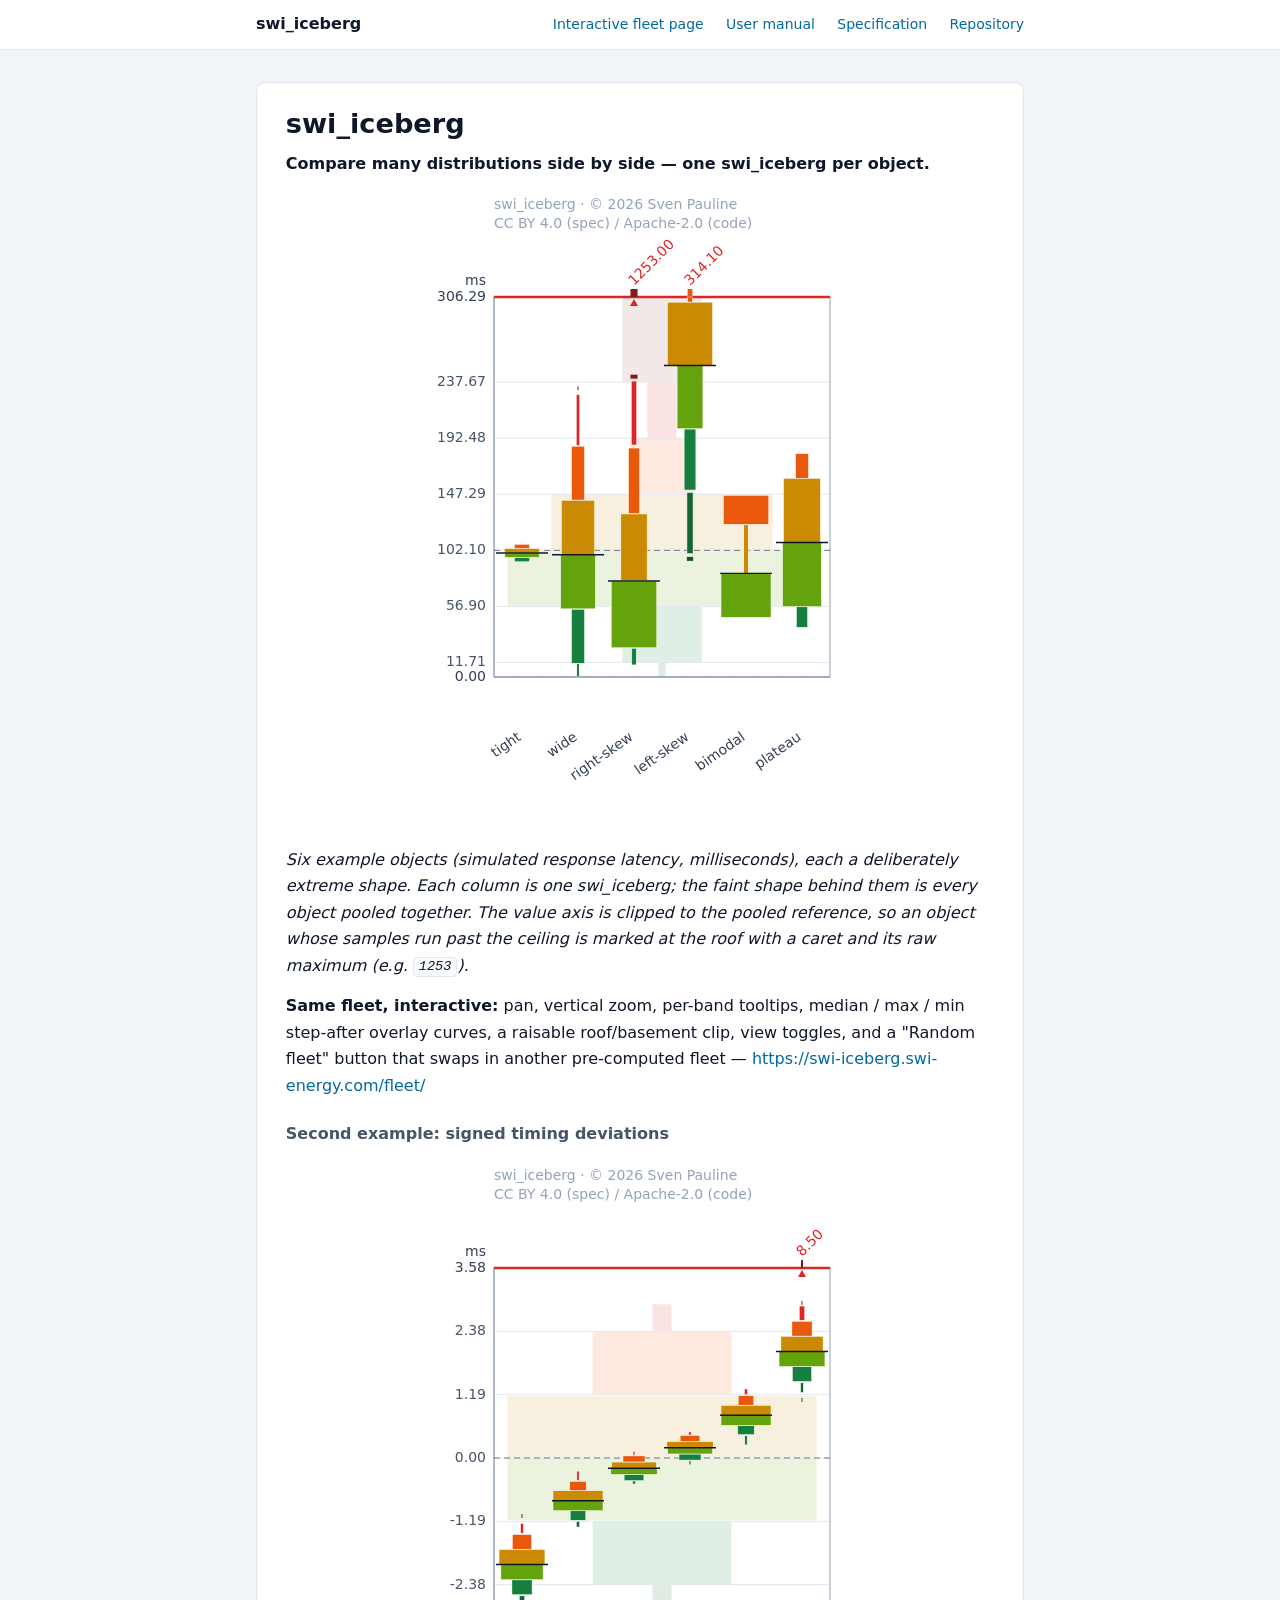
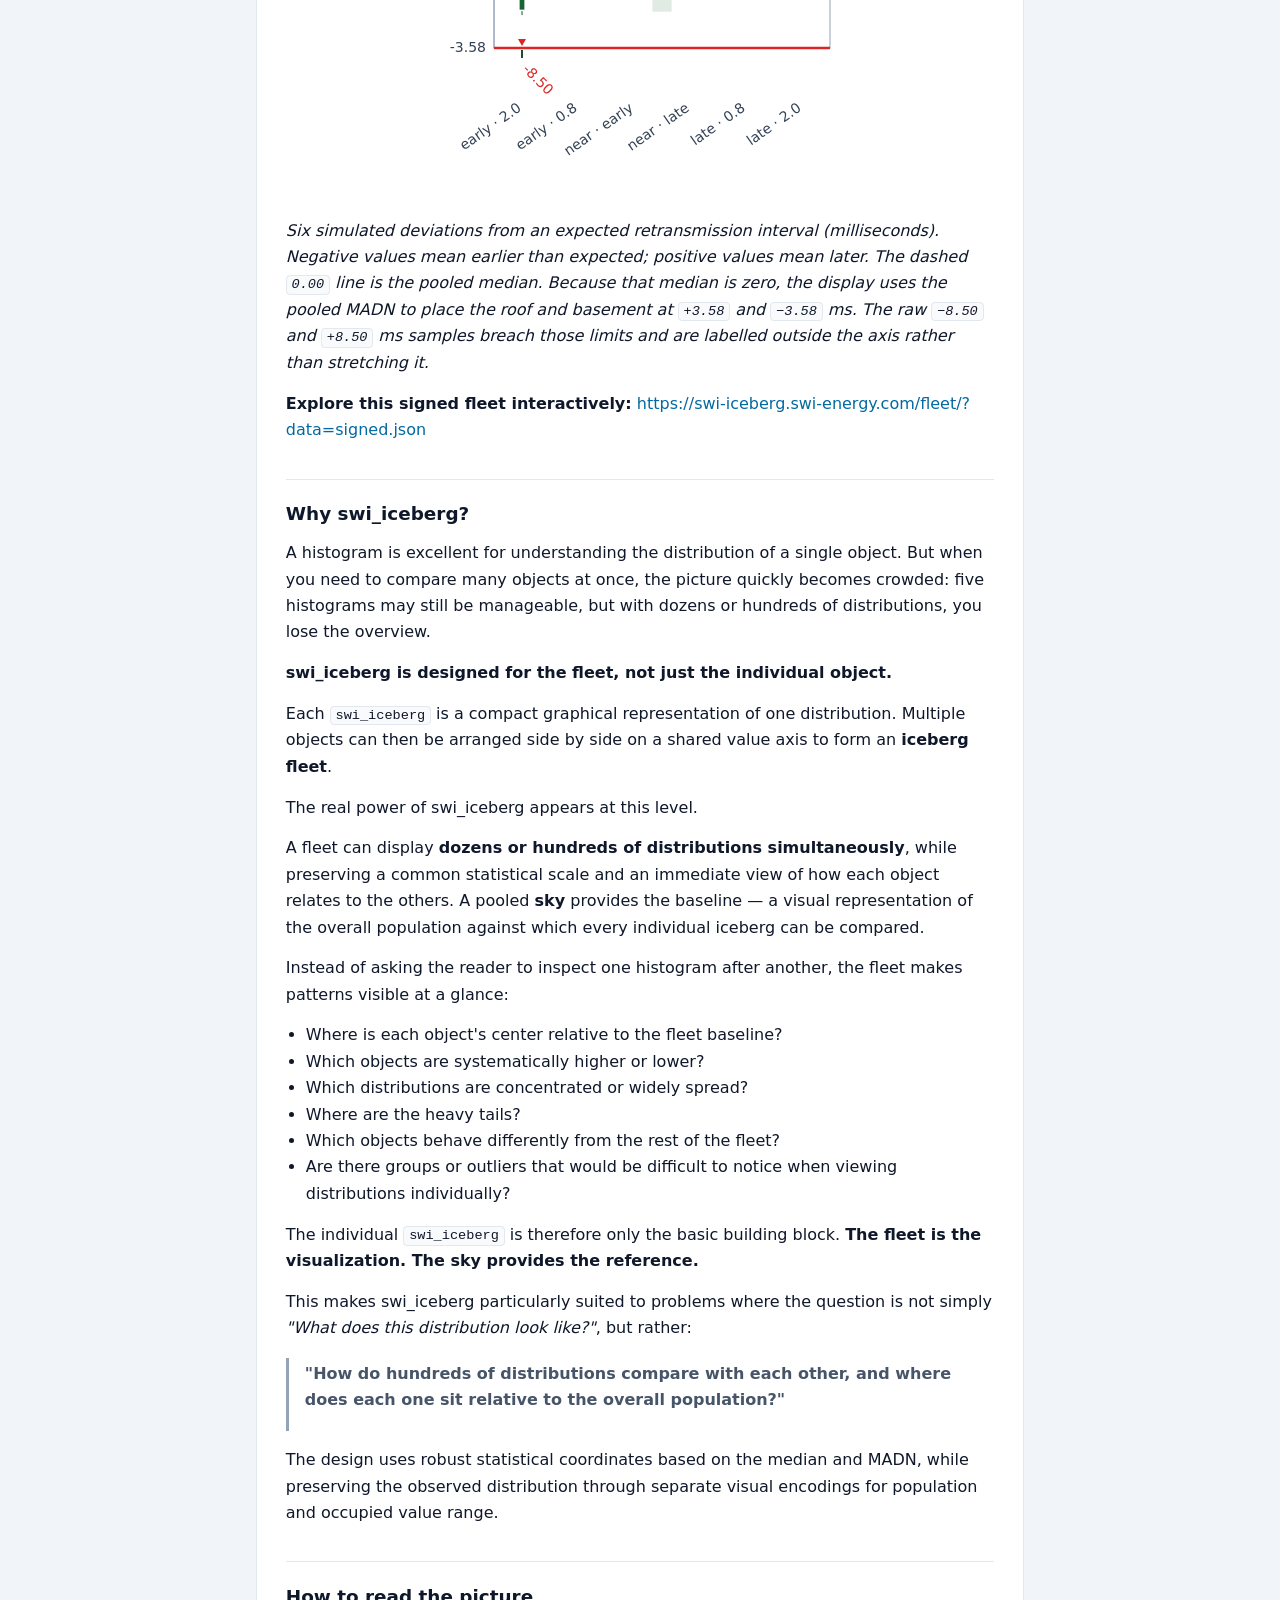
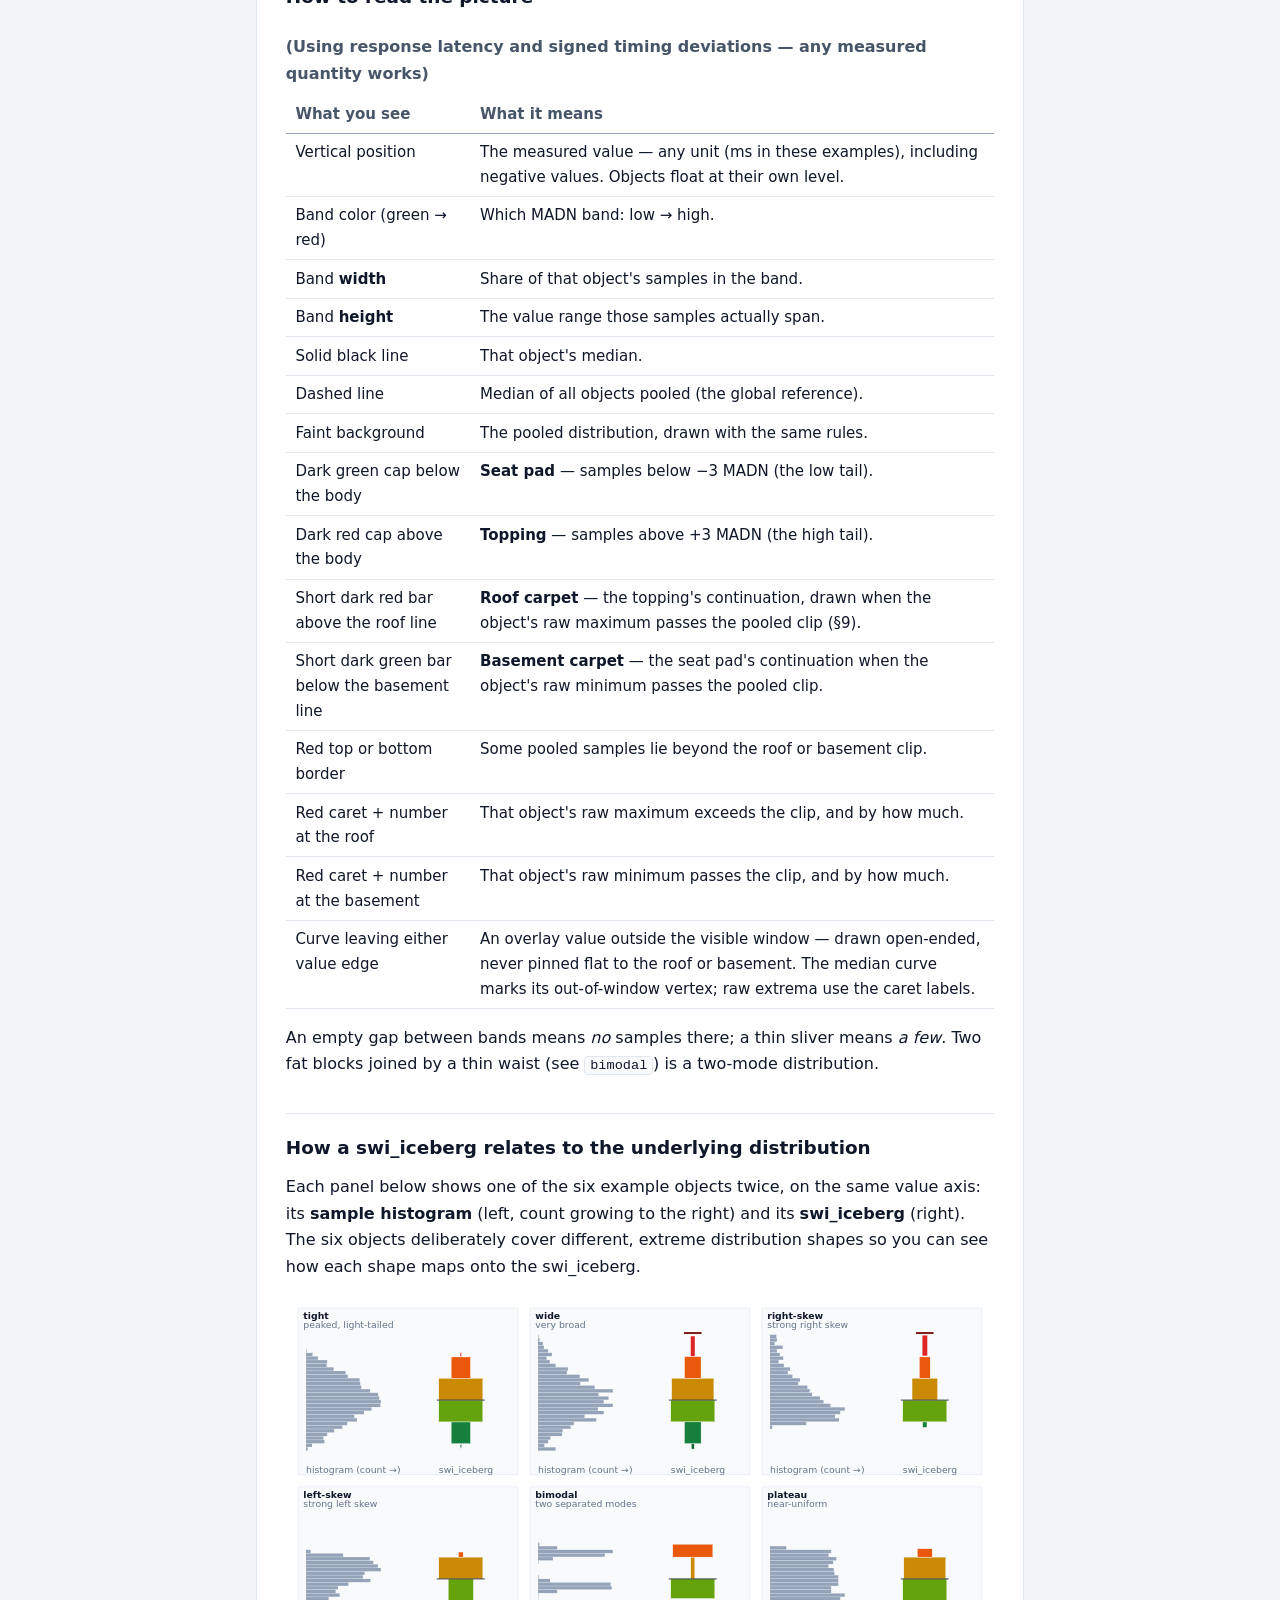
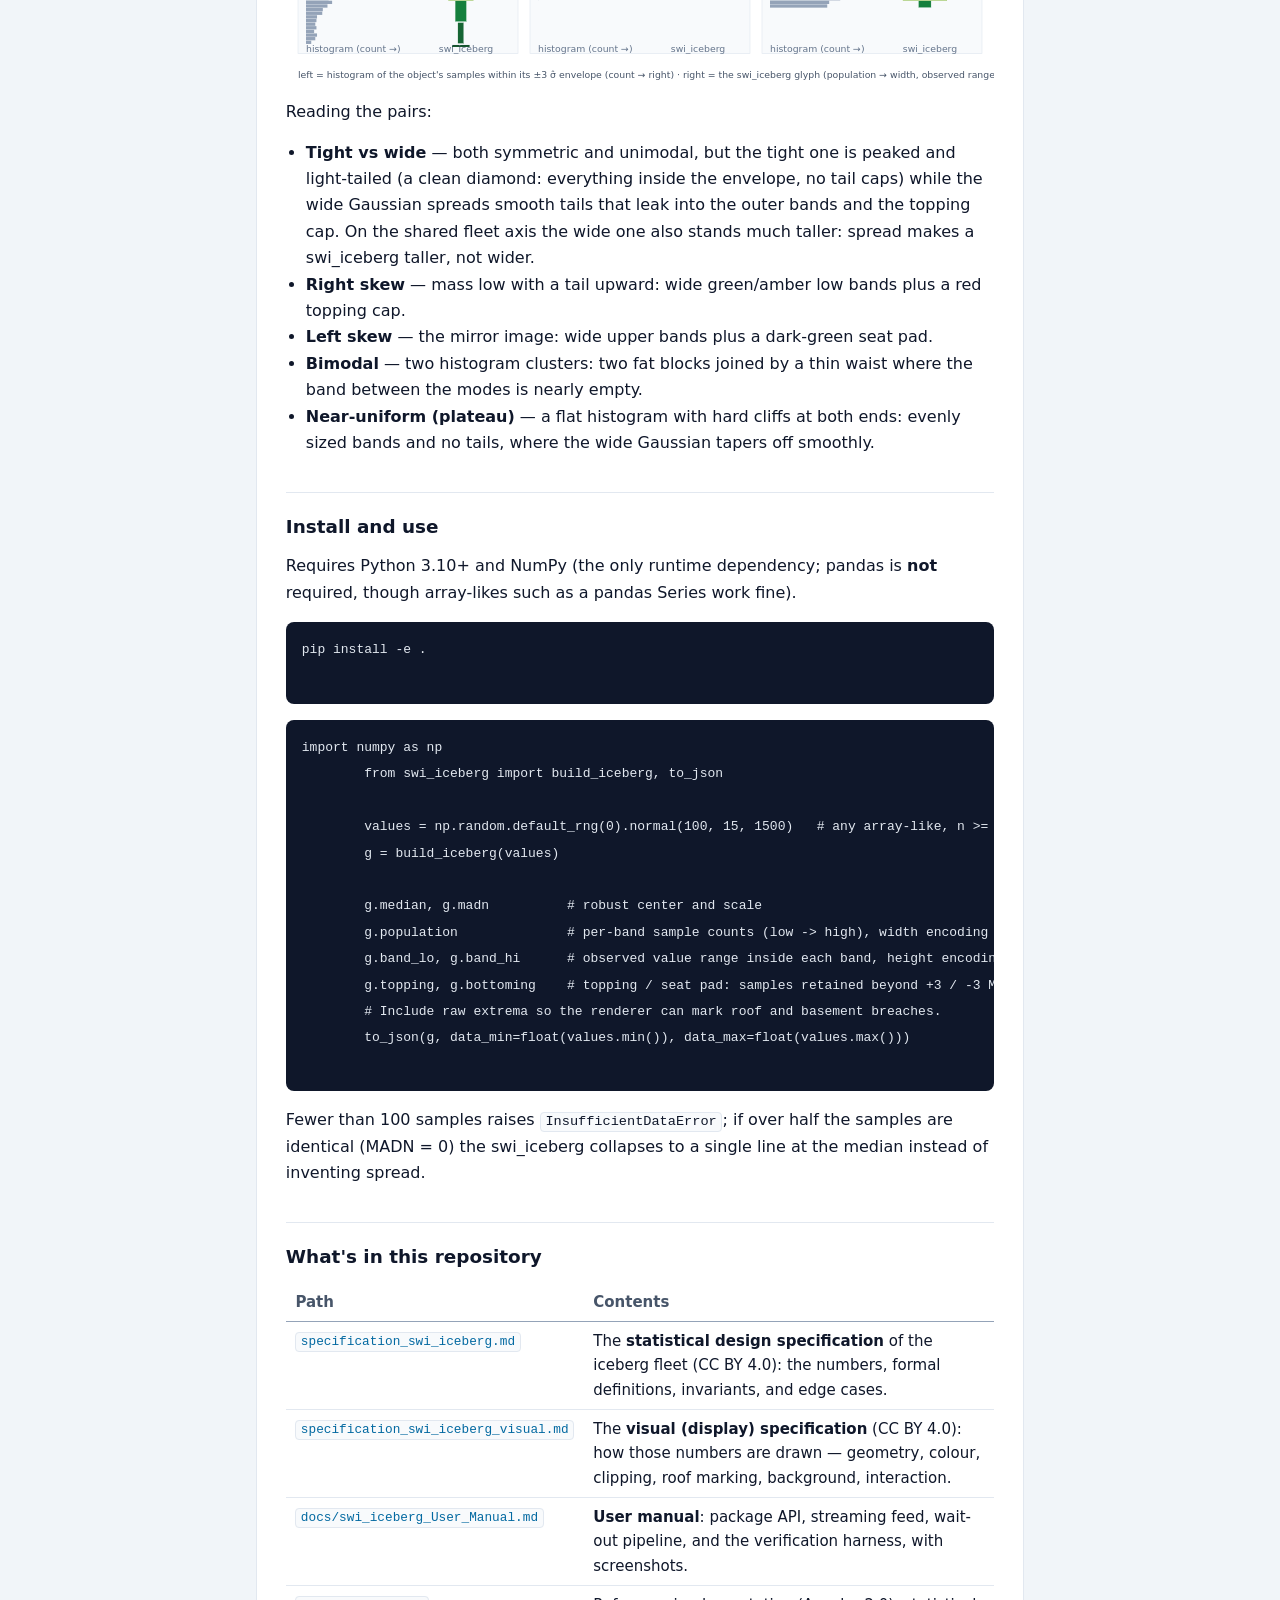
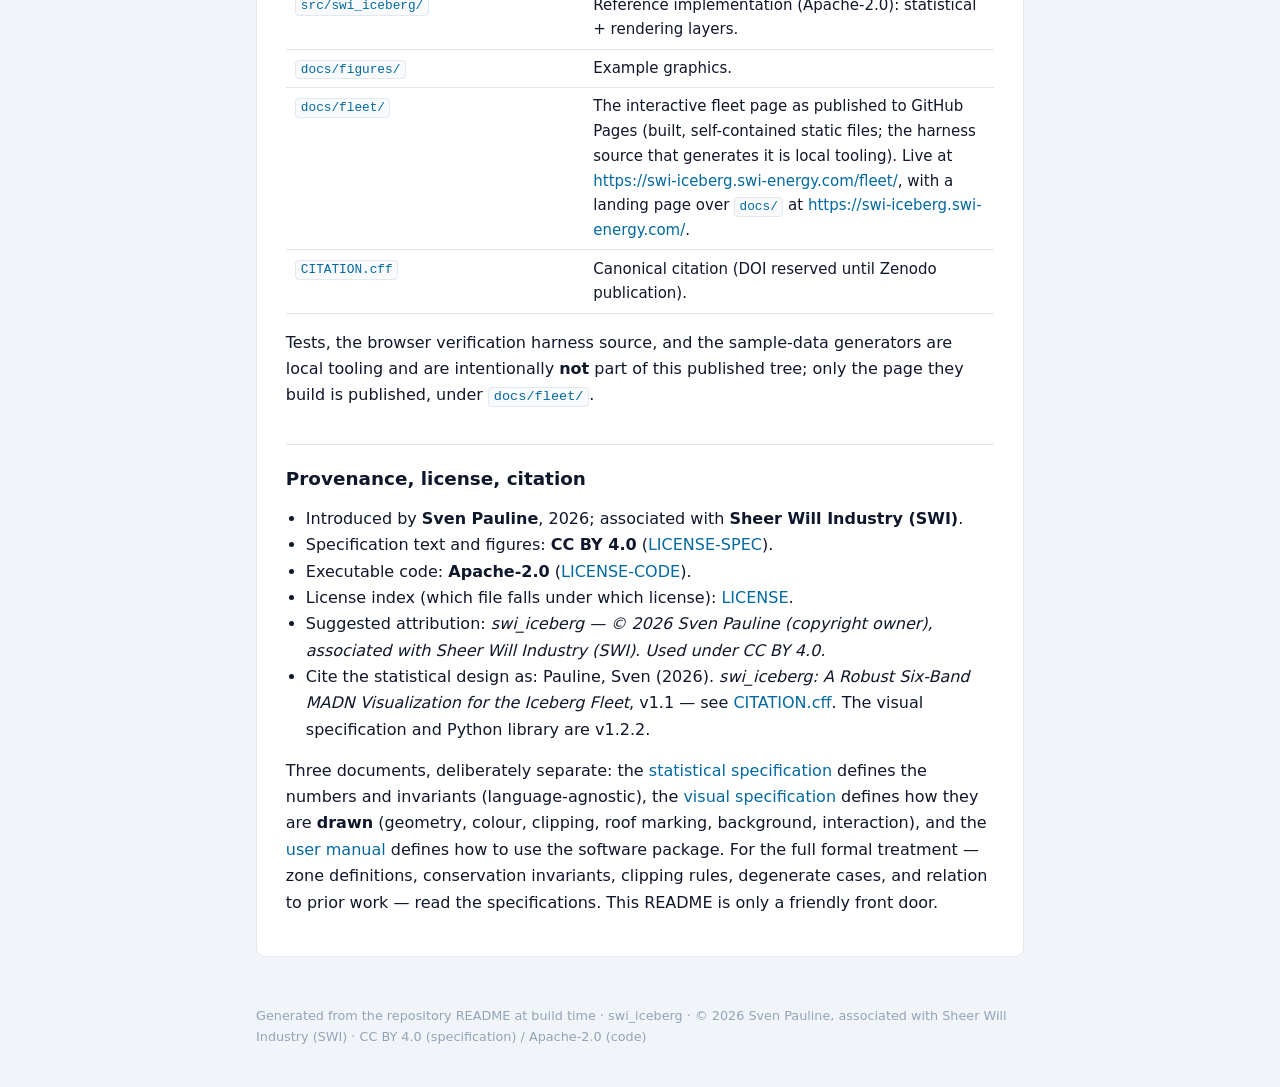
<file: docs/index.html>
<!doctype html>
<!-- GENERATED from README.md by private/verify/scripts/build-landing.mjs.
     Edit README.md and re-run the build; do not edit this file. -->
<html lang="en">
  <head>
    <meta charset="utf-8" />
    <meta name="viewport" content="width=device-width, initial-scale=1" />
    <title>swi_iceberg — compare many distributions side by side</title>
    <meta
      name="description"
      content="swi_iceberg: a robust six-band MADN visualization for an iceberg fleet of distributions. Interactive fleet page, user manual, design specification and figures."
    />
    <style>
      /* Self-contained: no build pipeline, no external requests, renders the same
         from the custom domain and from the github.io project URL. */
      :root {
        color-scheme: light;
        --ink: #0f172a;
        --muted: #475569;
        --faint: #94a3b8;
        --line: #e2e8f0;
        --link: #0369a1;
      }
      body {
        margin: 0;
        background: #f1f5f9;
        color: var(--ink);
        font: 16px/1.65 ui-sans-serif, system-ui, sans-serif;
      }
      .bar {
        background: #fff;
        border-bottom: 1px solid var(--line);
      }
      .bar > div {
        max-width: 48rem;
        margin: 0 auto;
        padding: 0.7rem 1.5rem;
        display: flex;
        flex-wrap: wrap;
        gap: 0.4rem 1.4rem;
        align-items: baseline;
        font-size: 0.875rem;
      }
      .bar .brand {
        font-weight: 700;
        font-size: 1rem;
        margin-right: auto;
      }
      main {
        max-width: 48rem;
        margin: 0 auto;
        padding: 2rem 1.5rem 3rem;
      }
      article {
        background: #fff;
        border: 1px solid var(--line);
        border-radius: 0.6rem;
        padding: 1.6rem 1.8rem;
      }
      h1 {
        font-size: 1.7rem;
        line-height: 1.2;
        margin: 0 0 0.6rem;
      }
      h2 {
        font-size: 1.15rem;
        margin: 2.2rem 0 0.7rem;
        padding-top: 1.2rem;
        border-top: 1px solid var(--line);
      }
      h3 {
        font-size: 1rem;
        margin: 1.4rem 0 0.5rem;
        color: var(--muted);
      }
      p,
      ul,
      ol {
        margin: 0 0 0.9rem;
      }
      ul {
        padding-left: 1.25rem;
      }
      a {
        color: var(--link);
        text-decoration: none;
      }
      a:hover {
        text-decoration: underline;
      }
      img,
      svg {
        max-width: 100%;
        height: auto;
        display: block;
        margin: 1rem auto;
      }
      hr {
        display: none; /* section headings already carry the divider */
      }
      blockquote {
        margin: 1rem 0;
        padding: 0.2rem 0 0.2rem 1rem;
        border-left: 3px solid var(--faint);
        color: var(--muted);
      }
      code {
        font-family: ui-monospace, SFMono-Regular, Menlo, monospace;
        font-size: 0.85em;
        background: #f8fafc;
        border: 1px solid var(--line);
        border-radius: 0.25rem;
        padding: 0.1em 0.35em;
      }
      pre {
        background: #0f172a;
        border-radius: 0.5rem;
        padding: 0.9rem 1rem;
        overflow-x: auto;
      }
      pre code {
        background: none;
        border: 0;
        padding: 0;
        color: #e2e8f0;
        font-size: 0.8125rem;
      }
      table {
        width: 100%;
        border-collapse: collapse;
        margin: 0 0 1rem;
        font-size: 0.9375rem;
      }
      th,
      td {
        text-align: left;
        padding: 0.4rem 0.6rem;
        border-bottom: 1px solid var(--line);
        vertical-align: top;
      }
      th {
        color: var(--muted);
        font-weight: 600;
        border-bottom-color: var(--faint);
      }
      footer {
        max-width: 48rem;
        margin: 0 auto;
        padding: 0 1.5rem 2.5rem;
        color: var(--faint);
        font-size: 0.8rem;
      }
    </style>
  </head>
  <body>
    <div class="bar">
      <div>
        <span class="brand">swi_iceberg</span>
        <a href="fleet/">Interactive fleet page</a>
        <a href="https://github.com/2makeitwork/swi_cake/blob/main/docs/swi_iceberg_User_Manual.md">User manual</a>
        <a href="https://github.com/2makeitwork/swi_cake/blob/main/specification_swi_iceberg.md">Specification</a>
        <a href="https://github.com/2makeitwork/swi_cake/tree/main">Repository</a>
      </div>
    </div>
    <main>
      <article class="readme">
        <h1>swi_iceberg</h1>
        <p><strong>Compare many distributions side by side — one swi_iceberg per object.</strong></p>
        <p><img src="figures/swi_iceberg_example.svg" alt="swi_iceberg example: six objects"></p>
        <p><em>Six example objects (simulated response latency, milliseconds), each a deliberately
        extreme shape. Each column is one swi_iceberg; the faint shape behind them is every object
        pooled together. The value axis is clipped to the pooled reference, so an object whose
        samples run past the ceiling is marked at the roof with a caret and its raw maximum
        (e.g. <code>1253</code>).</em></p>
        <p><strong>Same fleet, interactive:</strong> pan, vertical zoom, per-band tooltips, median / max / min
        step-after overlay curves, a raisable roof/basement clip, view toggles, and a &quot;Random fleet&quot; button that swaps
        in another pre-computed fleet —
        <a href="https://swi-iceberg.swi-energy.com/fleet/">https://swi-iceberg.swi-energy.com/fleet/</a></p>
        <h3>Second example: signed timing deviations</h3>
        <p><img src="figures/swi_iceberg_signed_example.svg" alt="Six swi_icebergs with negative and positive timing deviations on one axis"></p>
        <p><em>Six simulated deviations from an expected retransmission interval (milliseconds).
        Negative values mean earlier than expected; positive values mean later. The dashed
        <code>0.00</code> line is the pooled median. Because that median is zero, the display uses
        the pooled MADN to place the roof and basement at <code>+3.58</code> and <code>−3.58</code> ms. The
        raw <code>−8.50</code> and <code>+8.50</code> ms samples breach those limits and are labelled outside
        the axis rather than stretching it.</em></p>
        <p><strong>Explore this signed fleet interactively:</strong>
        <a href="https://swi-iceberg.swi-energy.com/fleet/?data=signed.json">https://swi-iceberg.swi-energy.com/fleet/?data=signed.json</a></p>
        <hr>
        <h2>Why swi_iceberg?</h2>
        <p>A histogram is excellent for understanding the distribution of a single object. But when you need to compare many objects at once, the picture quickly becomes crowded: five histograms may still be manageable, but with dozens or hundreds of distributions, you lose the overview.</p>
        <p><strong>swi_iceberg is designed for the fleet, not just the individual object.</strong></p>
        <p>Each <code>swi_iceberg</code> is a compact graphical representation of one distribution. Multiple objects can then be arranged side by side on a shared value axis to form an <strong>iceberg fleet</strong>.</p>
        <p>The real power of swi_iceberg appears at this level.</p>
        <p>A fleet can display <strong>dozens or hundreds of distributions simultaneously</strong>, while preserving a common statistical scale and an immediate view of how each object relates to the others. A pooled <strong>sky</strong> provides the baseline — a visual representation of the overall population against which every individual iceberg can be compared.</p>
        <p>Instead of asking the reader to inspect one histogram after another, the fleet makes patterns visible at a glance:</p>
        <ul>
        <li>Where is each object&#39;s center relative to the fleet baseline?</li>
        <li>Which objects are systematically higher or lower?</li>
        <li>Which distributions are concentrated or widely spread?</li>
        <li>Where are the heavy tails?</li>
        <li>Which objects behave differently from the rest of the fleet?</li>
        <li>Are there groups or outliers that would be difficult to notice when viewing distributions individually?</li>
        </ul>
        <p>The individual <code>swi_iceberg</code> is therefore only the basic building block. <strong>The fleet is the visualization. The sky provides the reference.</strong></p>
        <p>This makes swi_iceberg particularly suited to problems where the question is not simply <em>&quot;What does this distribution look like?&quot;</em>, but rather:</p>
        <blockquote>
        <p><strong>&quot;How do hundreds of distributions compare with each other, and where does each one sit relative to the overall population?&quot;</strong></p>
        </blockquote>
        <p>The design uses robust statistical coordinates based on the median and MADN, while preserving the observed distribution through separate visual encodings for population and occupied value range.</p>
        <h2>How to read the picture</h2>
        <h3>(Using response latency and signed timing deviations — any measured quantity works)</h3>
        <table>
        <thead>
        <tr>
        <th>What you see</th>
        <th>What it means</th>
        </tr>
        </thead>
        <tbody><tr>
        <td>Vertical position</td>
        <td>The measured value — any unit (ms in these examples), including negative values. Objects float at their own level.</td>
        </tr>
        <tr>
        <td>Band color (green → red)</td>
        <td>Which MADN band: low → high.</td>
        </tr>
        <tr>
        <td>Band <strong>width</strong></td>
        <td>Share of that object&#39;s samples in the band.</td>
        </tr>
        <tr>
        <td>Band <strong>height</strong></td>
        <td>The value range those samples actually span.</td>
        </tr>
        <tr>
        <td>Solid black line</td>
        <td>That object&#39;s median.</td>
        </tr>
        <tr>
        <td>Dashed line</td>
        <td>Median of all objects pooled (the global reference).</td>
        </tr>
        <tr>
        <td>Faint background</td>
        <td>The pooled distribution, drawn with the same rules.</td>
        </tr>
        <tr>
        <td>Dark green cap below the body</td>
        <td><strong>Seat pad</strong> — samples below −3 MADN (the low tail).</td>
        </tr>
        <tr>
        <td>Dark red cap above the body</td>
        <td><strong>Topping</strong> — samples above +3 MADN (the high tail).</td>
        </tr>
        <tr>
        <td>Short dark red bar above the roof line</td>
        <td><strong>Roof carpet</strong> — the topping&#39;s continuation, drawn when the object&#39;s raw maximum passes the pooled clip (§9).</td>
        </tr>
        <tr>
        <td>Short dark green bar below the basement line</td>
        <td><strong>Basement carpet</strong> — the seat pad&#39;s continuation when the object&#39;s raw minimum passes the pooled clip.</td>
        </tr>
        <tr>
        <td>Red top or bottom border</td>
        <td>Some pooled samples lie beyond the roof or basement clip.</td>
        </tr>
        <tr>
        <td>Red caret + number at the roof</td>
        <td>That object&#39;s raw maximum exceeds the clip, and by how much.</td>
        </tr>
        <tr>
        <td>Red caret + number at the basement</td>
        <td>That object&#39;s raw minimum passes the clip, and by how much.</td>
        </tr>
        <tr>
        <td>Curve leaving either value edge</td>
        <td>An overlay value outside the visible window — drawn open-ended, never pinned flat to the roof or basement. The median curve marks its out-of-window vertex; raw extrema use the caret labels.</td>
        </tr>
        </tbody></table>
        <p>An empty gap between bands means <em>no</em> samples there; a thin sliver means <em>a few</em>.
        Two fat blocks joined by a thin waist (see <code>bimodal</code>) is a two-mode distribution.</p>
        <h2>How a swi_iceberg relates to the underlying distribution</h2>
        <p>Each panel below shows one of the six example objects twice, on the same value
        axis: its <strong>sample histogram</strong> (left, count growing to the right) and its
        <strong>swi_iceberg</strong> (right). The six objects deliberately cover different, extreme
        distribution shapes so you can see how each shape maps onto the swi_iceberg.</p>
        <p><img src="figures/swi_iceberg_vs_distribution.svg" alt="swi_iceberg vs the underlying distribution for six example objects"></p>
        <p>Reading the pairs:</p>
        <ul>
        <li><strong>Tight vs wide</strong> — both symmetric and unimodal, but the tight one is peaked and
        light-tailed (a clean diamond: everything inside the envelope, no tail caps) while the
        wide Gaussian spreads smooth tails that leak into the outer bands and the topping cap.
        On the shared fleet axis the wide one also stands much taller: spread makes a
        swi_iceberg taller, not wider.</li>
        <li><strong>Right skew</strong> — mass low with a tail upward: wide green/amber low bands plus a
        red topping cap.</li>
        <li><strong>Left skew</strong> — the mirror image: wide upper bands plus a dark-green seat pad.</li>
        <li><strong>Bimodal</strong> — two histogram clusters: two fat blocks joined by a thin waist where the
        band between the modes is nearly empty.</li>
        <li><strong>Near-uniform (plateau)</strong> — a flat histogram with hard cliffs at both ends: evenly
        sized bands and no tails, where the wide Gaussian tapers off smoothly.</li>
        </ul>
        <h2>Install and use</h2>
        <p>Requires Python 3.10+ and NumPy (the only runtime dependency; pandas is <strong>not</strong>
        required, though array-likes such as a pandas Series work fine).</p>
        <pre><code class="language-bash">pip install -e .
        </code></pre>
        <pre><code class="language-python">import numpy as np
        from swi_iceberg import build_iceberg, to_json

        values = np.random.default_rng(0).normal(100, 15, 1500)   # any array-like, n &gt;= 100
        g = build_iceberg(values)

        g.median, g.madn          # robust center and scale
        g.population              # per-band sample counts (low -&gt; high), width encoding
        g.band_lo, g.band_hi      # observed value range inside each band, height encoding
        g.topping, g.bottoming    # topping / seat pad: samples retained beyond +3 / -3 MADN
        # Include raw extrema so the renderer can mark roof and basement breaches.
        to_json(g, data_min=float(values.min()), data_max=float(values.max()))
        </code></pre>
        <p>Fewer than 100 samples raises <code>InsufficientDataError</code>; if over half the samples are
        identical (MADN = 0) the swi_iceberg collapses to a single line at the median instead of
        inventing spread.</p>
        <h2>What&#39;s in this repository</h2>
        <table>
        <thead>
        <tr>
        <th>Path</th>
        <th>Contents</th>
        </tr>
        </thead>
        <tbody><tr>
        <td><a href="https://github.com/2makeitwork/swi_cake/blob/main/specification_swi_iceberg.md"><code>specification_swi_iceberg.md</code></a></td>
        <td>The <strong>statistical design specification</strong> of the iceberg fleet (CC BY 4.0): the numbers, formal definitions, invariants, and edge cases.</td>
        </tr>
        <tr>
        <td><a href="https://github.com/2makeitwork/swi_cake/blob/main/specification_swi_iceberg_visual.md"><code>specification_swi_iceberg_visual.md</code></a></td>
        <td>The <strong>visual (display) specification</strong> (CC BY 4.0): how those numbers are drawn — geometry, colour, clipping, roof marking, background, interaction.</td>
        </tr>
        <tr>
        <td><a href="https://github.com/2makeitwork/swi_cake/blob/main/docs/swi_iceberg_User_Manual.md"><code>docs/swi_iceberg_User_Manual.md</code></a></td>
        <td><strong>User manual</strong>: package API, streaming feed, wait-out pipeline, and the verification harness, with screenshots.</td>
        </tr>
        <tr>
        <td><a href="https://github.com/2makeitwork/swi_cake/tree/main/src/swi_iceberg/"><code>src/swi_iceberg/</code></a></td>
        <td>Reference implementation (Apache-2.0): statistical + rendering layers.</td>
        </tr>
        <tr>
        <td><a href="https://github.com/2makeitwork/swi_cake/tree/main/docs/figures/"><code>docs/figures/</code></a></td>
        <td>Example graphics.</td>
        </tr>
        <tr>
        <td><a href="https://github.com/2makeitwork/swi_cake/tree/main/docs/fleet/"><code>docs/fleet/</code></a></td>
        <td>The interactive fleet page as published to GitHub Pages (built, self-contained static files; the harness source that generates it is local tooling). Live at <a href="https://swi-iceberg.swi-energy.com/fleet/">https://swi-iceberg.swi-energy.com/fleet/</a>, with a landing page over <a href="https://github.com/2makeitwork/swi_cake/tree/main/docs/"><code>docs/</code></a> at <a href="https://swi-iceberg.swi-energy.com/">https://swi-iceberg.swi-energy.com/</a>.</td>
        </tr>
        <tr>
        <td><a href="https://github.com/2makeitwork/swi_cake/blob/main/CITATION.cff"><code>CITATION.cff</code></a></td>
        <td>Canonical citation (DOI reserved until Zenodo publication).</td>
        </tr>
        </tbody></table>
        <p>Tests, the browser verification harness source, and the sample-data generators are
        local tooling and are intentionally <strong>not</strong> part of this published tree; only the
        page they build is published, under <a href="https://github.com/2makeitwork/swi_cake/tree/main/docs/fleet/"><code>docs/fleet/</code></a>.</p>
        <h2>Provenance, license, citation</h2>
        <ul>
        <li>Introduced by <strong>Sven Pauline</strong>, 2026; associated with <strong>Sheer Will Industry (SWI)</strong>.</li>
        <li>Specification text and figures: <strong>CC BY 4.0</strong> (<a href="https://github.com/2makeitwork/swi_cake/blob/main/LICENSE-SPEC">LICENSE-SPEC</a>).</li>
        <li>Executable code: <strong>Apache-2.0</strong> (<a href="https://github.com/2makeitwork/swi_cake/blob/main/LICENSE-CODE">LICENSE-CODE</a>).</li>
        <li>License index (which file falls under which license): <a href="https://github.com/2makeitwork/swi_cake/blob/main/LICENSE">LICENSE</a>.</li>
        <li>Suggested attribution: <em>swi_iceberg — © 2026 Sven Pauline (copyright owner),
        associated with Sheer Will Industry (SWI). Used under CC BY 4.0.</em></li>
        <li>Cite the statistical design as: Pauline, Sven (2026). <em>swi_iceberg: A Robust
        Six-Band MADN Visualization for the Iceberg Fleet</em>, v1.1 — see
        <a href="https://github.com/2makeitwork/swi_cake/blob/main/CITATION.cff">CITATION.cff</a>. The visual specification and Python library are v1.2.2.</li>
        </ul>
        <p>Three documents, deliberately separate: the
        <a href="https://github.com/2makeitwork/swi_cake/blob/main/specification_swi_iceberg.md">statistical specification</a> defines the numbers and
        invariants (language-agnostic), the
        <a href="https://github.com/2makeitwork/swi_cake/blob/main/specification_swi_iceberg_visual.md">visual specification</a> defines how they are
        <strong>drawn</strong> (geometry, colour, clipping, roof marking, background, interaction), and the
        <a href="https://github.com/2makeitwork/swi_cake/blob/main/docs/swi_iceberg_User_Manual.md">user manual</a> defines how to use the software package.
        For the full formal treatment — zone definitions, conservation invariants, clipping
        rules, degenerate cases, and relation to prior work — read the specifications. This
        README is only a friendly front door.</p>

      </article>
    </main>
    <footer>
      Generated from the repository README at build time · swi_iceberg · © 2026 Sven
      Pauline, associated with Sheer Will Industry (SWI) · CC BY 4.0 (specification) /
      Apache-2.0 (code)
    </footer>
  </body>
</html>
</file>
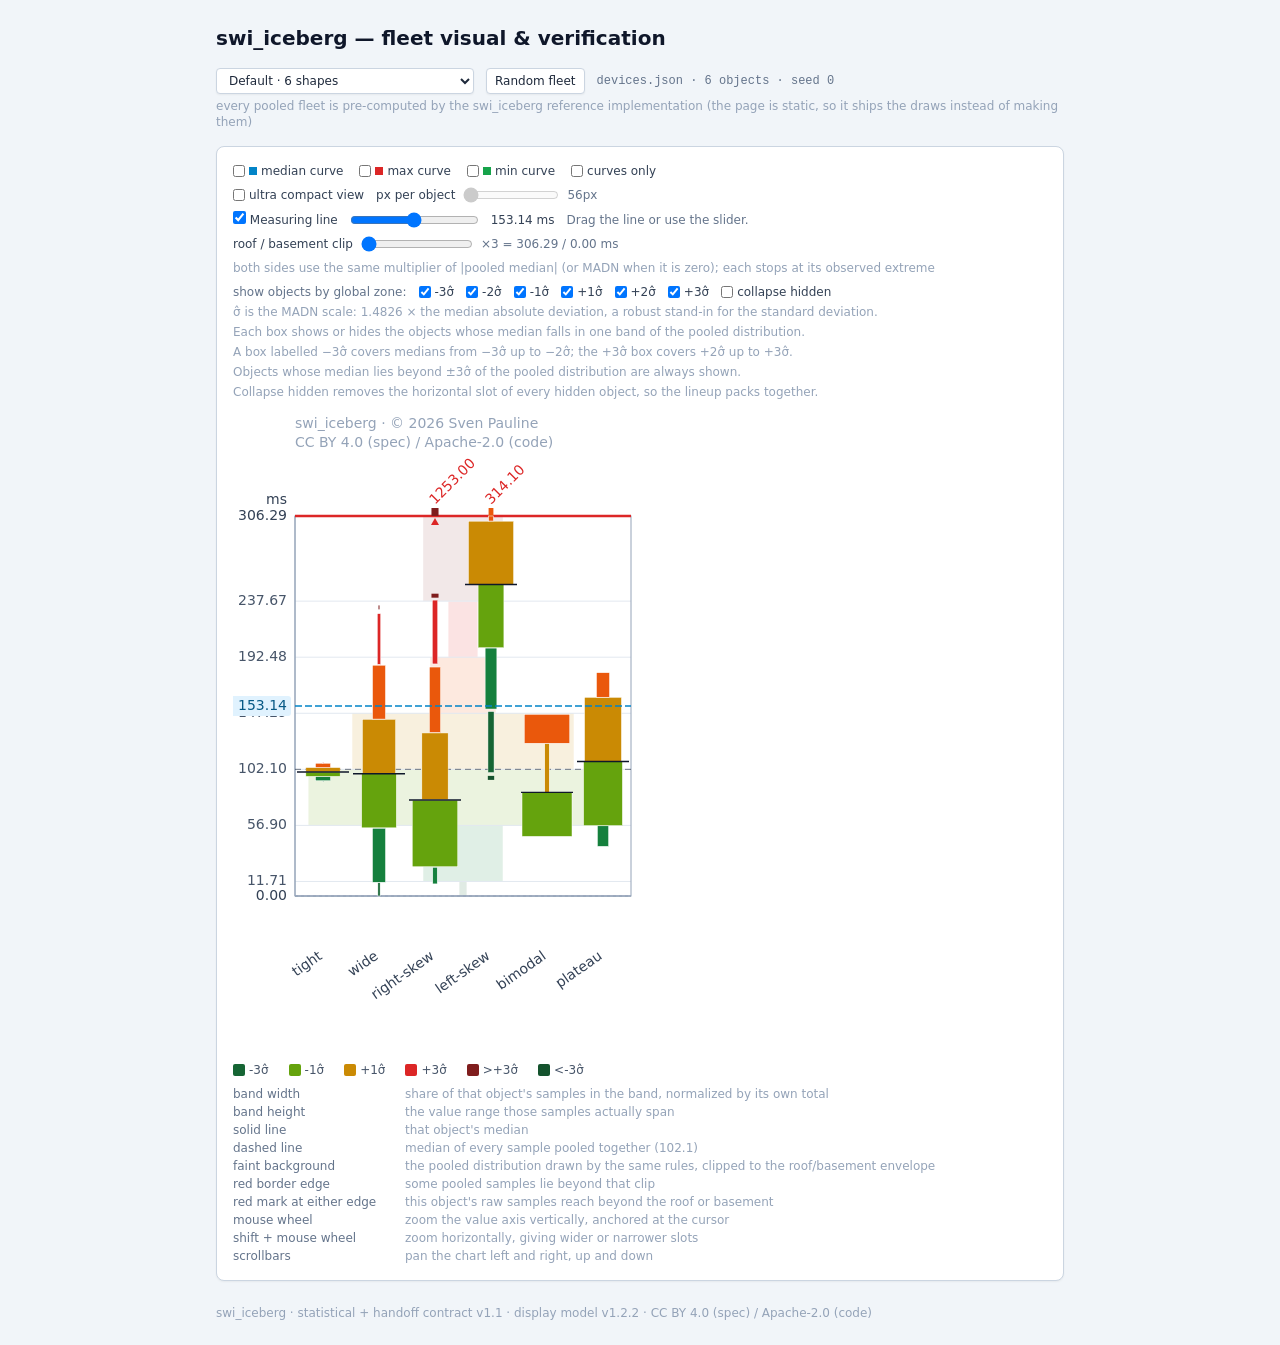
<file: docs/fleet/index.html>
<!doctype html>
<html lang="en">
  <head>
    <meta charset="UTF-8" />
    <meta name="viewport" content="width=device-width, initial-scale=1.0" />
    <title>SWI Cake — SVG verification</title>
    <script type="module" crossorigin src="./assets/index-DLV_UiKO.js"></script>
    <link rel="stylesheet" crossorigin href="./assets/index-E0cYmRYv.css">
  </head>
  <body>
    <div id="app"></div>
  </body>
</html>
</file>
<file: docs/fleet/assets/index-E0cYmRYv.css>
*,:before,:after{--tw-border-spacing-x: 0;--tw-border-spacing-y: 0;--tw-translate-x: 0;--tw-translate-y: 0;--tw-rotate: 0;--tw-skew-x: 0;--tw-skew-y: 0;--tw-scale-x: 1;--tw-scale-y: 1;--tw-pan-x: ;--tw-pan-y: ;--tw-pinch-zoom: ;--tw-scroll-snap-strictness: proximity;--tw-gradient-from-position: ;--tw-gradient-via-position: ;--tw-gradient-to-position: ;--tw-ordinal: ;--tw-slashed-zero: ;--tw-numeric-figure: ;--tw-numeric-spacing: ;--tw-numeric-fraction: ;--tw-ring-inset: ;--tw-ring-offset-width: 0px;--tw-ring-offset-color: #fff;--tw-ring-color: rgb(59 130 246 / .5);--tw-ring-offset-shadow: 0 0 #0000;--tw-ring-shadow: 0 0 #0000;--tw-shadow: 0 0 #0000;--tw-shadow-colored: 0 0 #0000;--tw-blur: ;--tw-brightness: ;--tw-contrast: ;--tw-grayscale: ;--tw-hue-rotate: ;--tw-invert: ;--tw-saturate: ;--tw-sepia: ;--tw-drop-shadow: ;--tw-backdrop-blur: ;--tw-backdrop-brightness: ;--tw-backdrop-contrast: ;--tw-backdrop-grayscale: ;--tw-backdrop-hue-rotate: ;--tw-backdrop-invert: ;--tw-backdrop-opacity: ;--tw-backdrop-saturate: ;--tw-backdrop-sepia: ;--tw-contain-size: ;--tw-contain-layout: ;--tw-contain-paint: ;--tw-contain-style: }::backdrop{--tw-border-spacing-x: 0;--tw-border-spacing-y: 0;--tw-translate-x: 0;--tw-translate-y: 0;--tw-rotate: 0;--tw-skew-x: 0;--tw-skew-y: 0;--tw-scale-x: 1;--tw-scale-y: 1;--tw-pan-x: ;--tw-pan-y: ;--tw-pinch-zoom: ;--tw-scroll-snap-strictness: proximity;--tw-gradient-from-position: ;--tw-gradient-via-position: ;--tw-gradient-to-position: ;--tw-ordinal: ;--tw-slashed-zero: ;--tw-numeric-figure: ;--tw-numeric-spacing: ;--tw-numeric-fraction: ;--tw-ring-inset: ;--tw-ring-offset-width: 0px;--tw-ring-offset-color: #fff;--tw-ring-color: rgb(59 130 246 / .5);--tw-ring-offset-shadow: 0 0 #0000;--tw-ring-shadow: 0 0 #0000;--tw-shadow: 0 0 #0000;--tw-shadow-colored: 0 0 #0000;--tw-blur: ;--tw-brightness: ;--tw-contrast: ;--tw-grayscale: ;--tw-hue-rotate: ;--tw-invert: ;--tw-saturate: ;--tw-sepia: ;--tw-drop-shadow: ;--tw-backdrop-blur: ;--tw-backdrop-brightness: ;--tw-backdrop-contrast: ;--tw-backdrop-grayscale: ;--tw-backdrop-hue-rotate: ;--tw-backdrop-invert: ;--tw-backdrop-opacity: ;--tw-backdrop-saturate: ;--tw-backdrop-sepia: ;--tw-contain-size: ;--tw-contain-layout: ;--tw-contain-paint: ;--tw-contain-style: }*,:before,:after{box-sizing:border-box;border-width:0;border-style:solid;border-color:#e5e7eb}:before,:after{--tw-content: ""}html,:host{line-height:1.5;-webkit-text-size-adjust:100%;-moz-tab-size:4;-o-tab-size:4;tab-size:4;font-family:ui-sans-serif,system-ui,sans-serif,"Apple Color Emoji","Segoe UI Emoji",Segoe UI Symbol,"Noto Color Emoji";font-feature-settings:normal;font-variation-settings:normal;-webkit-tap-highlight-color:transparent}body{margin:0;line-height:inherit}hr{height:0;color:inherit;border-top-width:1px}abbr:where([title]){-webkit-text-decoration:underline dotted;text-decoration:underline dotted}h1,h2,h3,h4,h5,h6{font-size:inherit;font-weight:inherit}a{color:inherit;text-decoration:inherit}b,strong{font-weight:bolder}code,kbd,samp,pre{font-family:ui-monospace,SFMono-Regular,Menlo,Monaco,Consolas,Liberation Mono,Courier New,monospace;font-feature-settings:normal;font-variation-settings:normal;font-size:1em}small{font-size:80%}sub,sup{font-size:75%;line-height:0;position:relative;vertical-align:baseline}sub{bottom:-.25em}sup{top:-.5em}table{text-indent:0;border-color:inherit;border-collapse:collapse}button,input,optgroup,select,textarea{font-family:inherit;font-feature-settings:inherit;font-variation-settings:inherit;font-size:100%;font-weight:inherit;line-height:inherit;letter-spacing:inherit;color:inherit;margin:0;padding:0}button,select{text-transform:none}button,input:where([type=button]),input:where([type=reset]),input:where([type=submit]){-webkit-appearance:button;background-color:transparent;background-image:none}:-moz-focusring{outline:auto}:-moz-ui-invalid{box-shadow:none}progress{vertical-align:baseline}::-webkit-inner-spin-button,::-webkit-outer-spin-button{height:auto}[type=search]{-webkit-appearance:textfield;outline-offset:-2px}::-webkit-search-decoration{-webkit-appearance:none}::-webkit-file-upload-button{-webkit-appearance:button;font:inherit}summary{display:list-item}blockquote,dl,dd,h1,h2,h3,h4,h5,h6,hr,figure,p,pre{margin:0}fieldset{margin:0;padding:0}legend{padding:0}ol,ul,menu{list-style:none;margin:0;padding:0}dialog{padding:0}textarea{resize:vertical}input::-moz-placeholder,textarea::-moz-placeholder{opacity:1;color:#9ca3af}input::placeholder,textarea::placeholder{opacity:1;color:#9ca3af}button,[role=button]{cursor:pointer}:disabled{cursor:default}img,svg,video,canvas,audio,iframe,embed,object{display:block;vertical-align:middle}img,video{max-width:100%;height:auto}[hidden]:where(:not([hidden=until-found])){display:none}.container{width:100%}@media (min-width: 640px){.container{max-width:640px}}@media (min-width: 768px){.container{max-width:768px}}@media (min-width: 1024px){.container{max-width:1024px}}@media (min-width: 1280px){.container{max-width:1280px}}@media (min-width: 1536px){.container{max-width:1536px}}.pointer-events-none{pointer-events:none}.visible{visibility:visible}.invisible{visibility:hidden}.collapse{visibility:collapse}.static{position:static}.fixed{position:fixed}.absolute{position:absolute}.relative{position:relative}.z-50{z-index:50}.mx-auto{margin-left:auto;margin-right:auto}.mb-3{margin-bottom:.75rem}.mt-3{margin-top:.75rem}.inline-block{display:inline-block}.flex{display:flex}.inline-flex{display:inline-flex}.grid{display:grid}.\!hidden{display:none!important}.hidden{display:none}.h-2{height:.5rem}.h-3{height:.75rem}.w-2{width:.5rem}.w-24{width:6rem}.w-28{width:7rem}.w-3{width:.75rem}.w-4{width:1rem}.w-40{width:10rem}.max-w-4xl{max-width:56rem}.flex-1{flex:1 1 0%}.shrink{flex-shrink:1}.shrink-0{flex-shrink:0}.basis-full{flex-basis:100%}.transform{transform:translate(var(--tw-translate-x),var(--tw-translate-y)) rotate(var(--tw-rotate)) skew(var(--tw-skew-x)) skewY(var(--tw-skew-y)) scaleX(var(--tw-scale-x)) scaleY(var(--tw-scale-y))}.resize{resize:both}.flex-wrap{flex-wrap:wrap}.items-center{align-items:center}.items-stretch{align-items:stretch}.gap-1{gap:.25rem}.gap-2{gap:.5rem}.gap-3{gap:.75rem}.gap-x-3{-moz-column-gap:.75rem;column-gap:.75rem}.gap-x-4{-moz-column-gap:1rem;column-gap:1rem}.gap-x-5{-moz-column-gap:1.25rem;column-gap:1.25rem}.gap-y-1{row-gap:.25rem}.gap-y-2{row-gap:.5rem}.space-y-0\.5>:not([hidden])~:not([hidden]){--tw-space-y-reverse: 0;margin-top:calc(.125rem * calc(1 - var(--tw-space-y-reverse)));margin-bottom:calc(.125rem * var(--tw-space-y-reverse))}.space-y-2>:not([hidden])~:not([hidden]){--tw-space-y-reverse: 0;margin-top:calc(.5rem * calc(1 - var(--tw-space-y-reverse)));margin-bottom:calc(.5rem * var(--tw-space-y-reverse))}.space-y-4>:not([hidden])~:not([hidden]){--tw-space-y-reverse: 0;margin-top:calc(1rem * calc(1 - var(--tw-space-y-reverse)));margin-bottom:calc(1rem * var(--tw-space-y-reverse))}.overflow-x-auto{overflow-x:auto}.overflow-x-hidden{overflow-x:hidden}.overflow-y-scroll{overflow-y:scroll}.whitespace-nowrap{white-space:nowrap}.rounded{border-radius:.25rem}.rounded-lg{border-radius:.5rem}.rounded-sm{border-radius:.125rem}.border{border-width:1px}.border-amber-300{--tw-border-opacity: 1;border-color:rgb(252 211 77 / var(--tw-border-opacity, 1))}.border-slate-300{--tw-border-opacity: 1;border-color:rgb(203 213 225 / var(--tw-border-opacity, 1))}.bg-amber-50{--tw-bg-opacity: 1;background-color:rgb(255 251 235 / var(--tw-bg-opacity, 1))}.bg-slate-800{--tw-bg-opacity: 1;background-color:rgb(30 41 59 / var(--tw-bg-opacity, 1))}.bg-white{--tw-bg-opacity: 1;background-color:rgb(255 255 255 / var(--tw-bg-opacity, 1))}.p-4{padding:1rem}.p-6{padding:1.5rem}.p-8{padding:2rem}.px-2{padding-left:.5rem;padding-right:.5rem}.px-3{padding-left:.75rem;padding-right:.75rem}.py-1{padding-top:.25rem;padding-bottom:.25rem}.py-2{padding-top:.5rem;padding-bottom:.5rem}.pt-2{padding-top:.5rem}.font-mono{font-family:ui-monospace,SFMono-Regular,Menlo,Monaco,Consolas,Liberation Mono,Courier New,monospace}.text-xl{font-size:1.25rem;line-height:1.75rem}.text-xs{font-size:.75rem;line-height:1rem}.font-bold{font-weight:700}.font-medium{font-weight:500}.text-amber-800{--tw-text-opacity: 1;color:rgb(146 64 14 / var(--tw-text-opacity, 1))}.text-red-700{--tw-text-opacity: 1;color:rgb(185 28 28 / var(--tw-text-opacity, 1))}.text-slate-400{--tw-text-opacity: 1;color:rgb(148 163 184 / var(--tw-text-opacity, 1))}.text-slate-500{--tw-text-opacity: 1;color:rgb(100 116 139 / var(--tw-text-opacity, 1))}.text-slate-600{--tw-text-opacity: 1;color:rgb(71 85 105 / var(--tw-text-opacity, 1))}.text-slate-700{--tw-text-opacity: 1;color:rgb(51 65 85 / var(--tw-text-opacity, 1))}.text-slate-800{--tw-text-opacity: 1;color:rgb(30 41 59 / var(--tw-text-opacity, 1))}.text-slate-900{--tw-text-opacity: 1;color:rgb(15 23 42 / var(--tw-text-opacity, 1))}.text-white{--tw-text-opacity: 1;color:rgb(255 255 255 / var(--tw-text-opacity, 1))}.shadow{--tw-shadow: 0 1px 3px 0 rgb(0 0 0 / .1), 0 1px 2px -1px rgb(0 0 0 / .1);--tw-shadow-colored: 0 1px 3px 0 var(--tw-shadow-color), 0 1px 2px -1px var(--tw-shadow-color);box-shadow:var(--tw-ring-offset-shadow, 0 0 #0000),var(--tw-ring-shadow, 0 0 #0000),var(--tw-shadow)}.shadow-sm{--tw-shadow: 0 1px 2px 0 rgb(0 0 0 / .05);--tw-shadow-colored: 0 1px 2px 0 var(--tw-shadow-color);box-shadow:var(--tw-ring-offset-shadow, 0 0 #0000),var(--tw-ring-shadow, 0 0 #0000),var(--tw-shadow)}.filter{filter:var(--tw-blur) var(--tw-brightness) var(--tw-contrast) var(--tw-grayscale) var(--tw-hue-rotate) var(--tw-invert) var(--tw-saturate) var(--tw-sepia) var(--tw-drop-shadow)}:root{color-scheme:light}body{background:#f1f5f9;color:#0f172a}.cake-bar{shape-rendering:crispEdges}.hover\:bg-slate-50:hover{--tw-bg-opacity: 1;background-color:rgb(248 250 252 / var(--tw-bg-opacity, 1))}
</file>
